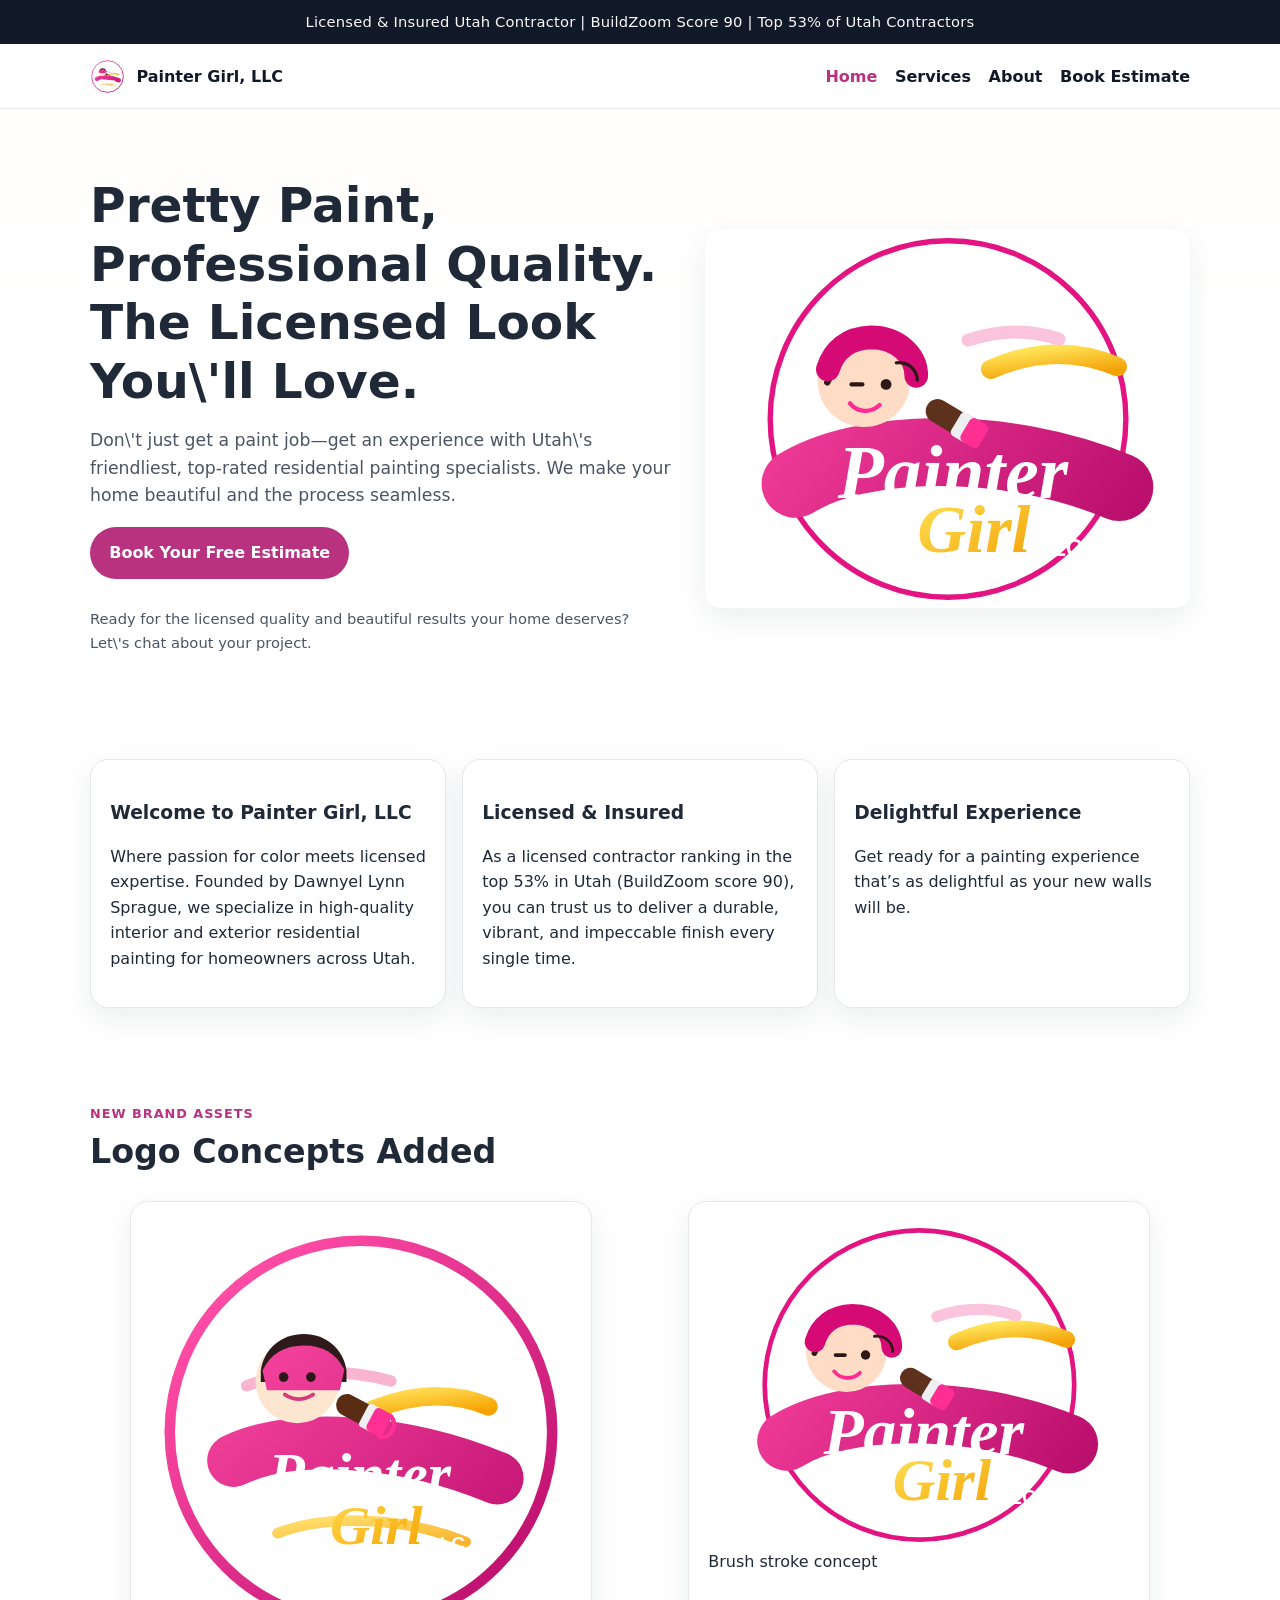
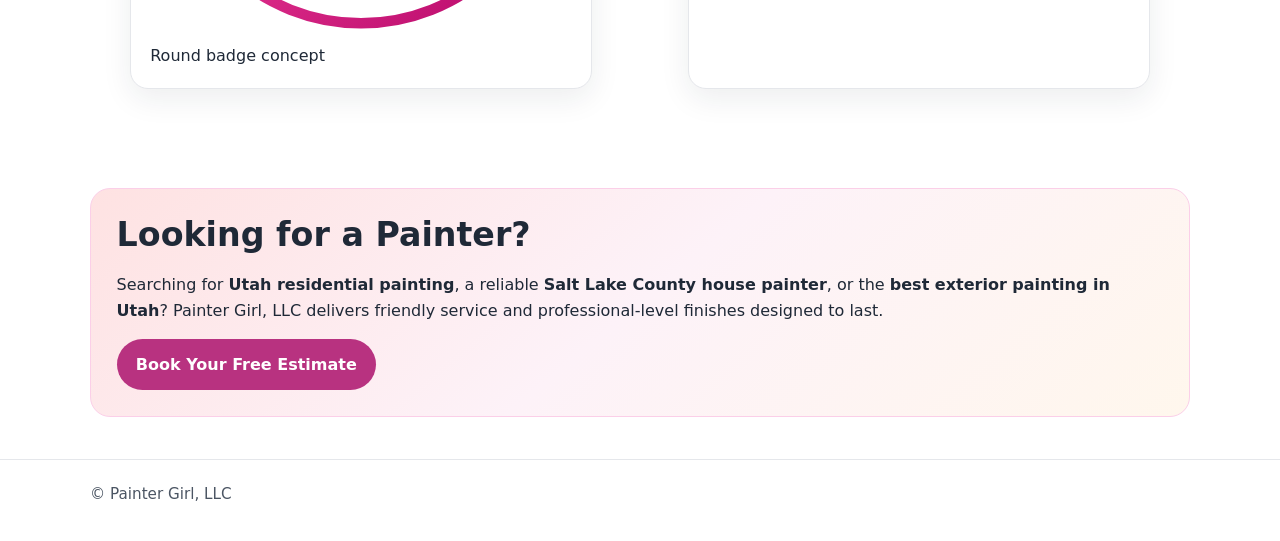
<file: index.html>
<!doctype html>
<html lang="en">
<head>
  <meta charset="UTF-8" />
  <meta name="viewport" content="width=device-width, initial-scale=1.0" />
  <meta name="description" content="Painter Girl, LLC offers top-rated residential painting in Utah. Get pretty, professional, and licensed paint services for your home. Book your free estimate today!" />
  <title>Painter Girl, LLC | Utah\'s Top-Rated Residential Painting</title>
  <link rel="canonical" href="https://www.example.com/index.html" />
  <link rel="stylesheet" href="styles.css" />
  <script type="application/ld+json">
    {
      "@context": "https://schema.org",
      "@type": "LocalBusiness",
      "name": "Painter Girl, LLC",
      "image": "https://www.example.com/images/hero-painter.jpg",
      "url": "https://www.example.com",
      "telephone": "+1-801-555-1234",
      "address": {
        "@type": "PostalAddress",
        "streetAddress": "123 Painting Lane",
        "addressLocality": "Salt Lake City",
        "addressRegion": "UT",
        "postalCode": "84101",
        "addressCountry": "US"
      },
      "priceRange": "$$",
      "openingHoursSpecification": [
        {
          "@type": "OpeningHoursSpecification",
          "dayOfWeek": [
            "Monday",
            "Tuesday",
            "Wednesday",
            "Thursday",
            "Friday"
          ],
          "opens": "09:00",
          "closes": "17:00"
        }
      ],
      "description": "Utah\'s top-rated residential painting specialists providing high-quality interior and exterior painting services."
    }
    </script>
</head>
<body>
  <div class="trust-banner">Licensed &amp; Insured Utah Contractor | BuildZoom Score 90 | Top 53% of Utah Contractors</div>
  <header>
    <div class="container nav-wrap">
      <a class="brand" href="index.html"><img class="brand-logo" src="images/branding/painter-girl-logo-round.svg" alt="Painter Girl logo" />Painter Girl, LLC</a>
      <nav aria-label="Primary Navigation">
        <ul>
          <li><a href="index.html" aria-current="page">Home</a></li>
          <li><a href="services.html">Services</a></li>
          <li><a href="about.html">About</a></li>
          <li><a href="contact.html">Book Estimate</a></li>
        </ul>
      </nav>
    </div>
  </header>

  <main>
    <section class="hero">
      <div class="container hero-grid">
        <article>
          <h1>Pretty Paint, Professional Quality. The Licensed Look You\'ll Love.</h1>
          <p class="lead">Don\'t just get a paint job—get an experience with Utah\'s friendliest, top-rated residential painting specialists. We make your home beautiful and the process seamless.</p>
          <p><a class="btn" href="contact.html">Book Your Free Estimate</a></p>
          <p class="lead" style="font-size:0.92rem; margin-top:1.8rem;">Ready for the licensed quality and beautiful results your home deserves? Let\'s chat about your project.</p>
        </article>
        <div>
            <!-- Placeholder for hero image -->
            <img class="hero-art" src="images/branding/painter-girl-logo-badge.svg" alt="Painter Girl logo concept with mascot and paint brush">
        </div>
      </div>
    </section>

    <section>
      <div class="container grid-3">
        <div class="card">
          <h3>Welcome to Painter Girl, LLC</h3>
          <p>Where passion for color meets licensed expertise. Founded by Dawnyel Lynn Sprague, we specialize in high-quality interior and exterior residential painting for homeowners across Utah.</p>
        </div>
        <div class="card">
          <h3>Licensed & Insured</h3>
          <p>As a licensed contractor ranking in the top 53% in Utah (BuildZoom score 90), you can trust us to deliver a durable, vibrant, and impeccable finish every single time.</p>
        </div>
        <div class="card">
          <h3>Delightful Experience</h3>
          <p>Get ready for a painting experience that’s as delightful as your new walls will be.</p>
        </div>
      </div>
    </section>


    <section>
      <div class="container">
        <p class="kicker">New Brand Assets</p>
        <h2>Logo Concepts Added</h2>
        <div class="logo-grid">
          <figure class="card">
            <img class="logo-preview" src="images/branding/painter-girl-logo-round.svg" alt="Round Painter Girl logo concept">
            <figcaption>Round badge concept</figcaption>
          </figure>
          <figure class="card">
            <img class="logo-preview" src="images/branding/painter-girl-logo-badge.svg" alt="Brush-stroke Painter Girl logo concept">
            <figcaption>Brush stroke concept</figcaption>
          </figure>
        </div>
      </div>
    </section>
    <section>
        <div class="container cta">
            <h2 style="margin-top:0">Looking for a Painter?</h2>
            <p>Searching for <strong>Utah residential painting</strong>, a reliable <strong>Salt Lake County house painter</strong>, or the <strong>best exterior painting in Utah</strong>? Painter Girl, LLC delivers friendly service and professional-level finishes designed to last.</p>
            <a class="btn" href="contact.html">Book Your Free Estimate</a>
        </div>
    </section>
  </main>

  <footer><div class="container">© <span id="y"></span> Painter Girl, LLC</div></footer>
  <script>document.getElementById(\'y\').textContent = new Date().getFullYear();</script>
</body>
</html>
</file>
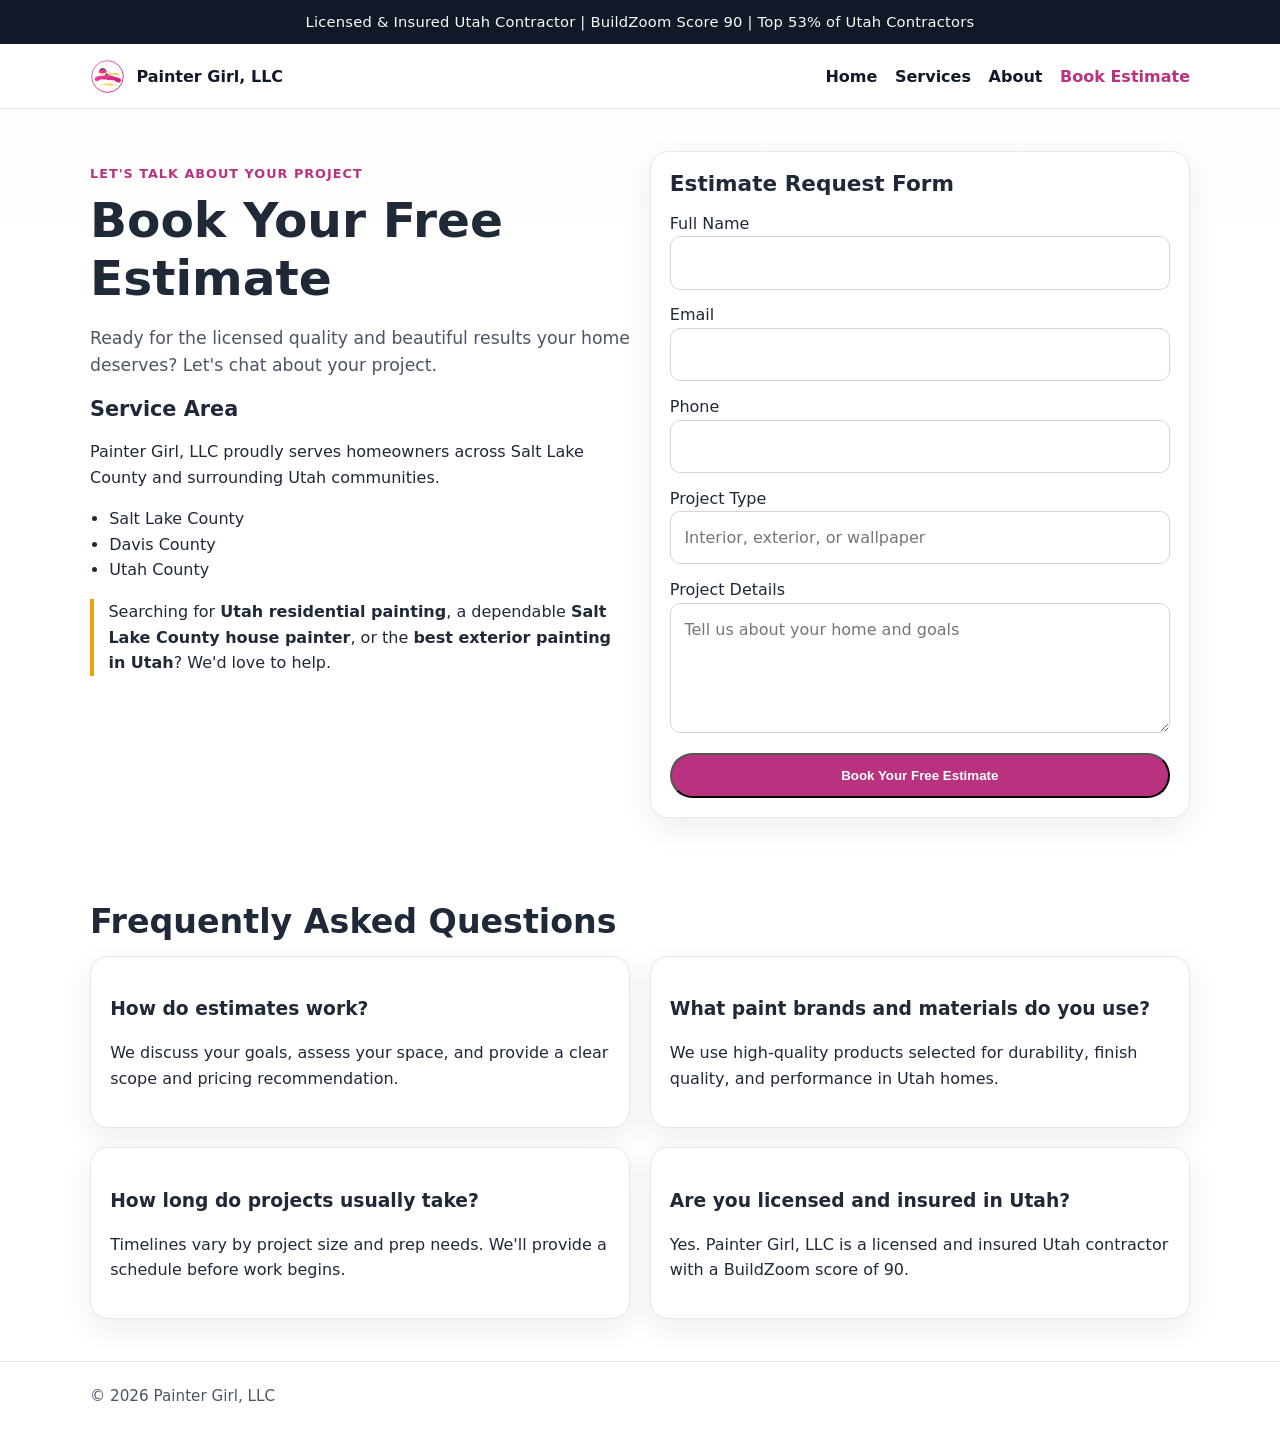
<file: contact.html>
<!doctype html>
<html lang="en">
<head>
  <meta charset="UTF-8" />
  <meta name="viewport" content="width=device-width, initial-scale=1.0" />
  <meta name="description" content="Book your free estimate with Painter Girl, LLC. Licensed Utah residential painting in Salt Lake County and surrounding communities." />
  <title>Book Your Estimate | Painter Girl, LLC</title>
  <link rel="stylesheet" href="styles.css" />
</head>
<body>
  <div class="trust-banner">Licensed &amp; Insured Utah Contractor | BuildZoom Score 90 | Top 53% of Utah Contractors</div>
  <header>
    <div class="container nav-wrap">
      <a class="brand" href="index.html"><img class="brand-logo" src="images/branding/painter-girl-logo-round.svg" alt="Painter Girl logo" />Painter Girl, LLC</a>
      <nav aria-label="Primary Navigation">
        <ul>
          <li><a href="index.html">Home</a></li>
          <li><a href="services.html">Services</a></li>
          <li><a href="about.html">About</a></li>
          <li><a href="contact.html" aria-current="page">Book Estimate</a></li>
        </ul>
      </nav>
    </div>
  </header>

  <main>
    <section>
      <div class="container grid-2">
        <article>
          <p class="kicker">Let's Talk About Your Project</p>
          <h1>Book Your Free Estimate</h1>
          <p class="lead">Ready for the licensed quality and beautiful results your home deserves? Let's chat about your project.</p>

          <h2 style="font-size:1.3rem">Service Area</h2>
          <p>Painter Girl, LLC proudly serves homeowners across Salt Lake County and surrounding Utah communities.</p>
          <ul class="list-clean">
            <li>Salt Lake County</li>
            <li>Davis County</li>
            <li>Utah County</li>
          </ul>

          <p class="highlight">Searching for <strong>Utah residential painting</strong>, a dependable <strong>Salt Lake County house painter</strong>, or the <strong>best exterior painting in Utah</strong>? We'd love to help.</p>
        </article>

        <article class="card">
          <h2 style="margin-top:0; font-size:1.35rem">Estimate Request Form</h2>
          <form class="form-grid" action="#" method="post">
            <label>Full Name<input type="text" name="name" autocomplete="name" required /></label>
            <label>Email<input type="email" name="email" autocomplete="email" required /></label>
            <label>Phone<input type="tel" name="phone" autocomplete="tel" required /></label>
            <label>Project Type<input type="text" name="projectType" placeholder="Interior, exterior, or wallpaper" /></label>
            <label>Project Details<textarea name="details" placeholder="Tell us about your home and goals"></textarea></label>
            <button class="btn" type="submit">Book Your Free Estimate</button>
          </form>
        </article>
      </div>
    </section>

    <section>
      <div class="container">
        <h2>Frequently Asked Questions</h2>
        <div class="grid-2">
          <div class="card"><h3>How do estimates work?</h3><p>We discuss your goals, assess your space, and provide a clear scope and pricing recommendation.</p></div>
          <div class="card"><h3>What paint brands and materials do you use?</h3><p>We use high-quality products selected for durability, finish quality, and performance in Utah homes.</p></div>
          <div class="card"><h3>How long do projects usually take?</h3><p>Timelines vary by project size and prep needs. We'll provide a schedule before work begins.</p></div>
          <div class="card"><h3>Are you licensed and insured in Utah?</h3><p>Yes. Painter Girl, LLC is a licensed and insured Utah contractor with a BuildZoom score of 90.</p></div>
        </div>
      </div>
    </section>
  </main>

  <footer><div class="container">© <span id="y"></span> Painter Girl, LLC</div></footer>
  <script>document.getElementById('y').textContent = new Date().getFullYear();</script>
</body>
</html>
</file>
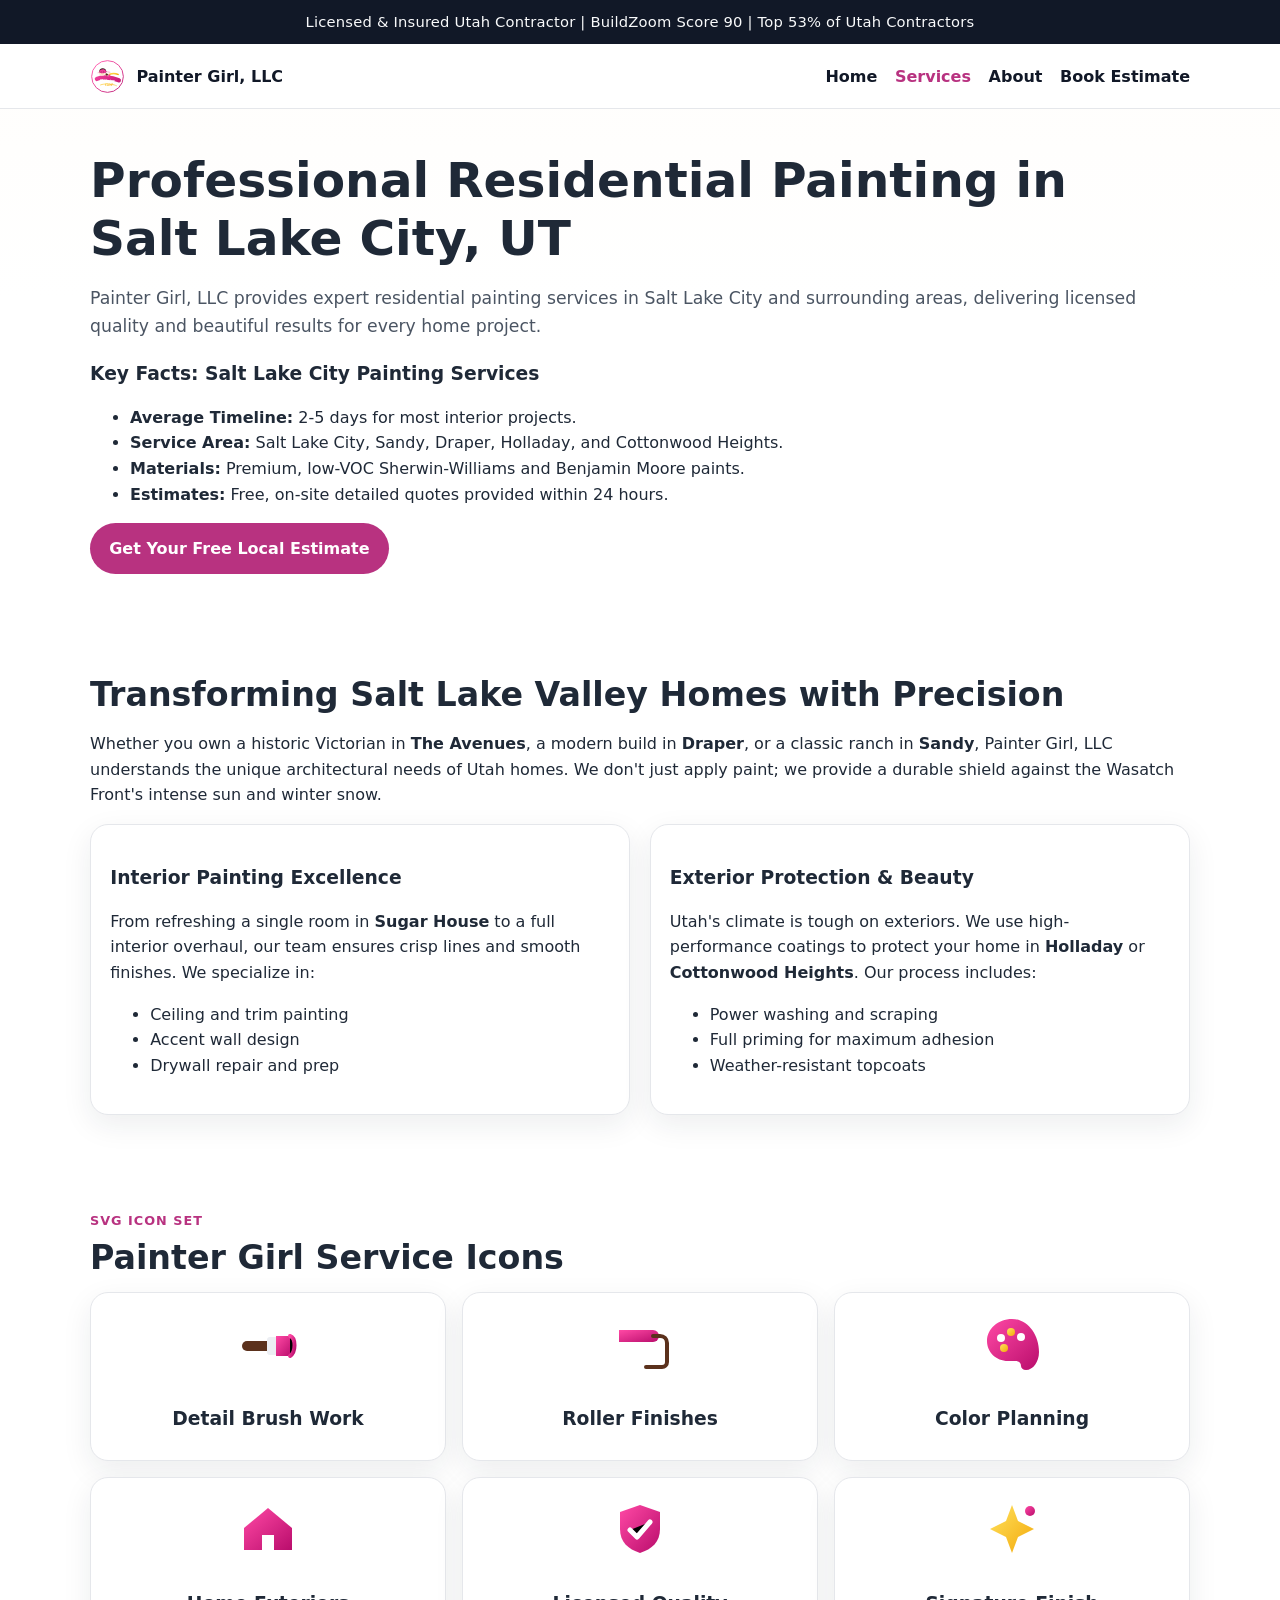
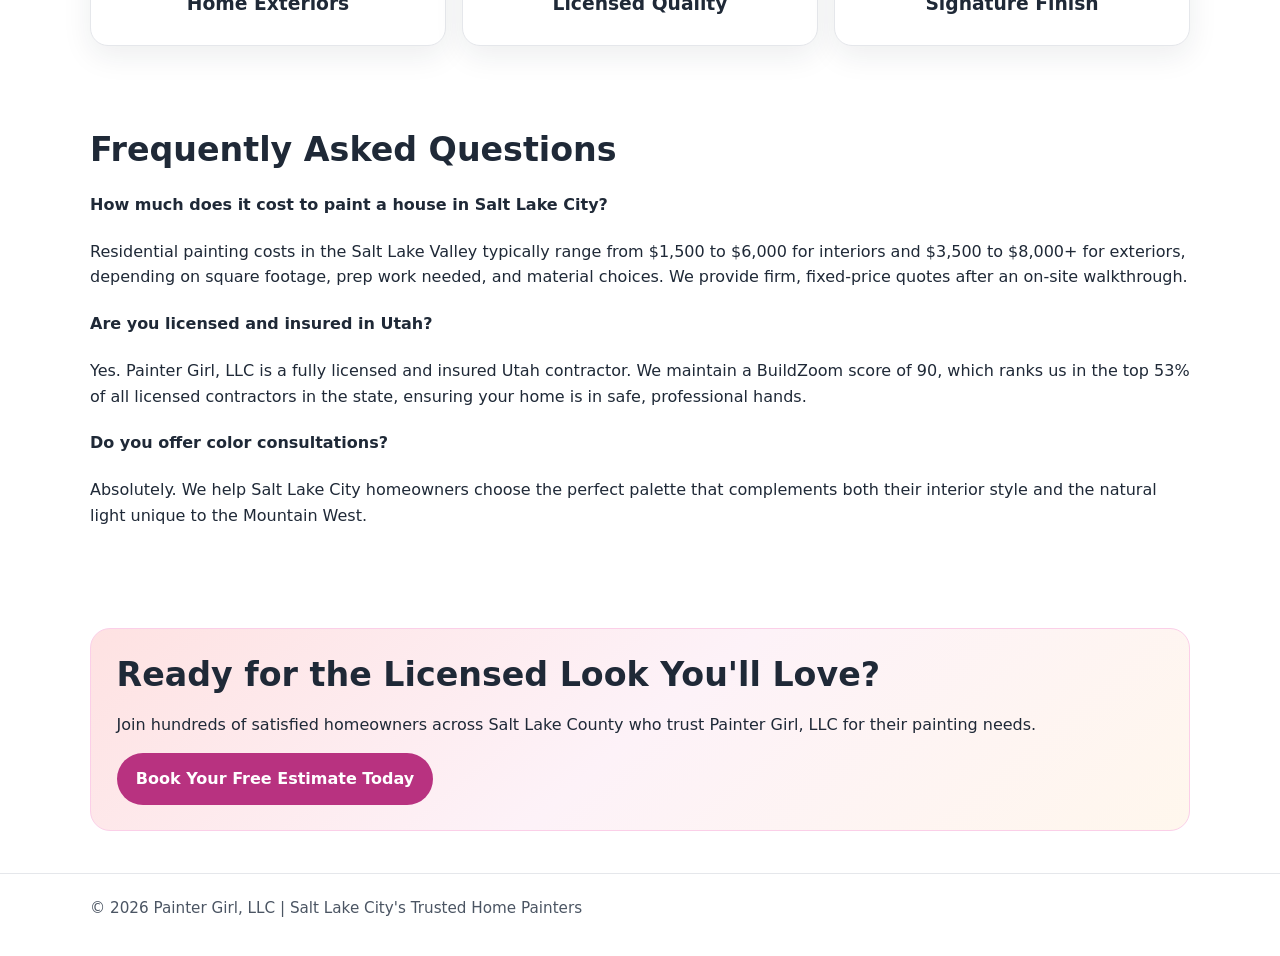
<file: services.html>
<!DOCTYPE html>
<html lang="en">
<head>
    <meta charset="UTF-8">
    <meta name="viewport" content="width=device-width, initial-scale=1.0">
    <meta name="description" content="Professional residential painting services in Salt Lake City, Utah. Licensed & insured painters for interiors, exteriors, and cabinets in Sandy, Draper, and Holladay.">
    <title>Professional Residential Painting Services | Salt Lake City, UT | Painter Girl, LLC</title>
    <link rel="stylesheet" href="styles.css">
</head>
<body>
    <div class="trust-banner">Licensed &amp; Insured Utah Contractor | BuildZoom Score 90 | Top 53% of Utah Contractors</div>
    <header>
        <div class="container nav-wrap">
            <a class="brand" href="index.html"><img class="brand-logo" src="images/branding/painter-girl-logo-round.svg" alt="Painter Girl logo" />Painter Girl, LLC</a>
            <nav aria-label="Primary Navigation">
                <ul>
                    <li><a href="index.html">Home</a></li>
                    <li><a href="services.html" aria-current="page">Services</a></li>
                    <li><a href="about.html">About</a></li>
                    <li><a href="contact.html">Book Estimate</a></li>
                </ul>
            </nav>
        </div>
    </header>

    <main>
        <section class="hero-sub">
            <div class="container">
                <h1>Professional Residential Painting in Salt Lake City, UT</h1>
                <p class="lead">Painter Girl, LLC provides expert residential painting services in Salt Lake City and surrounding areas, delivering licensed quality and beautiful results for every home project.</p>
                <div class="key-facts-box">
                    <h3>Key Facts: Salt Lake City Painting Services</h3>
                    <ul class="key-facts-list">
                        <li><strong>Average Timeline:</strong> 2-5 days for most interior projects.</li>
                        <li><strong>Service Area:</strong> Salt Lake City, Sandy, Draper, Holladay, and Cottonwood Heights.</li>
                        <li><strong>Materials:</strong> Premium, low-VOC Sherwin-Williams and Benjamin Moore paints.</li>
                        <li><strong>Estimates:</strong> Free, on-site detailed quotes provided within 24 hours.</li>
                    </ul>
                </div>
                <p><a class="btn" href="contact.html">Get Your Free Local Estimate</a></p>
            </div>
        </section>

        <section class="service-details">
            <div class="container">
                <h2>Transforming Salt Lake Valley Homes with Precision</h2>
                <p>Whether you own a historic Victorian in <strong>The Avenues</strong>, a modern build in <strong>Draper</strong>, or a classic ranch in <strong>Sandy</strong>, Painter Girl, LLC understands the unique architectural needs of Utah homes. We don't just apply paint; we provide a durable shield against the Wasatch Front's intense sun and winter snow.</p>
                
                <div class="grid-2">
                    <div class="card">
                        <h3>Interior Painting Excellence</h3>
                        <p>From refreshing a single room in <strong>Sugar House</strong> to a full interior overhaul, our team ensures crisp lines and smooth finishes. We specialize in:</p>
                        <ul>
                            <li>Ceiling and trim painting</li>
                            <li>Accent wall design</li>
                            <li>Drywall repair and prep</li>
                        </ul>
                    </div>
                    <div class="card">
                        <h3>Exterior Protection & Beauty</h3>
                        <p>Utah's climate is tough on exteriors. We use high-performance coatings to protect your home in <strong>Holladay</strong> or <strong>Cottonwood Heights</strong>. Our process includes:</p>
                        <ul>
                            <li>Power washing and scraping</li>
                            <li>Full priming for maximum adhesion</li>
                            <li>Weather-resistant topcoats</li>
                        </ul>
                    </div>
                </div>
            </div>
        </section>


        <section>
            <div class="container">
                <p class="kicker">SVG Icon Set</p>
                <h2>Painter Girl Service Icons</h2>
                <div class="icon-grid">
                    <article class="card icon-card"><svg class="service-icon"><use href="images/icons/painter-girl-icon-set.svg#icon-brush"></use></svg><h3>Detail Brush Work</h3></article>
                    <article class="card icon-card"><svg class="service-icon"><use href="images/icons/painter-girl-icon-set.svg#icon-roller"></use></svg><h3>Roller Finishes</h3></article>
                    <article class="card icon-card"><svg class="service-icon"><use href="images/icons/painter-girl-icon-set.svg#icon-palette"></use></svg><h3>Color Planning</h3></article>
                    <article class="card icon-card"><svg class="service-icon"><use href="images/icons/painter-girl-icon-set.svg#icon-house"></use></svg><h3>Home Exteriors</h3></article>
                    <article class="card icon-card"><svg class="service-icon"><use href="images/icons/painter-girl-icon-set.svg#icon-shield"></use></svg><h3>Licensed Quality</h3></article>
                    <article class="card icon-card"><svg class="service-icon"><use href="images/icons/painter-girl-icon-set.svg#icon-spark"></use></svg><h3>Signature Finish</h3></article>
                </div>
            </div>
        </section>

        <section class="faq-section">
            <div class="container">
                <h2>Frequently Asked Questions</h2>
                <div class="faq-item">
                    <h4>How much does it cost to paint a house in Salt Lake City?</h4>
                    <p>Residential painting costs in the Salt Lake Valley typically range from $1,500 to $6,000 for interiors and $3,500 to $8,000+ for exteriors, depending on square footage, prep work needed, and material choices. We provide firm, fixed-price quotes after an on-site walkthrough.</p>
                </div>
                <div class="faq-item">
                    <h4>Are you licensed and insured in Utah?</h4>
                    <p>Yes. Painter Girl, LLC is a fully licensed and insured Utah contractor. We maintain a BuildZoom score of 90, which ranks us in the top 53% of all licensed contractors in the state, ensuring your home is in safe, professional hands.</p>
                </div>
                <div class="faq-item">
                    <h4>Do you offer color consultations?</h4>
                    <p>Absolutely. We help Salt Lake City homeowners choose the perfect palette that complements both their interior style and the natural light unique to the Mountain West.</p>
                </div>
            </div>
        </section>

        <section class="cta-section">
            <div class="container cta">
                <h2>Ready for the Licensed Look You'll Love?</h2>
                <p>Join hundreds of satisfied homeowners across Salt Lake County who trust Painter Girl, LLC for their painting needs.</p>
                <a class="btn" href="contact.html">Book Your Free Estimate Today</a>
            </div>
        </section>
    </main>

    <footer>
        <div class="container">
            © <span id="y"></span> Painter Girl, LLC | Salt Lake City's Trusted Home Painters
        </div>
    </footer>
    <script>document.getElementById('y').textContent = new Date().getFullYear();</script>
</body>
</html>
</file>
<file: styles.css>
:root {
  --bg: #fffdfb;
  --surface: #ffffff;
  --text: #1f2937;
  --muted: #4b5563;
  --brand: #b83280;
  --brand-dark: #8a1f60;
  --accent: #f59e0b;
  --line: #e5e7eb;
  --success: #065f46;
  --shadow: 0 10px 30px rgba(31, 41, 55, 0.08);
}

* { box-sizing: border-box; }
html, body { margin: 0; padding: 0; }
body {
  font-family: Inter, system-ui, -apple-system, Segoe UI, Roboto, Helvetica, Arial, sans-serif;
  color: var(--text);
  background: linear-gradient(180deg, #fffdfb 0%, #fff 300px);
  line-height: 1.6;
}

a { color: var(--brand); text-decoration: none; }
a:hover { text-decoration: underline; }

.container {
  width: min(1100px, 92vw);
  margin: 0 auto;
}

.trust-banner {
  background: #111827;
  color: #f9fafb;
  text-align: center;
  padding: 0.65rem 1rem;
  font-size: 0.92rem;
  letter-spacing: 0.2px;
}

header {
  background: rgba(255, 255, 255, 0.92);
  backdrop-filter: blur(6px);
  border-bottom: 1px solid var(--line);
  position: sticky;
  top: 0;
  z-index: 20;
}

.nav-wrap {
  display: flex;
  align-items: center;
  justify-content: space-between;
  gap: 1rem;
  padding: 0.9rem 0;
}

.brand {
  display: flex;
  align-items: center;
  gap: 0.7rem;
  font-weight: 800;
  color: #111827;
}

.brand-badge {
  width: 2.1rem;
  height: 2.1rem;
  border-radius: 50%;
  background: radial-gradient(circle at 30% 30%, #f9a8d4, #b83280 70%);
  box-shadow: var(--shadow);
}

.brand-logo {
  width: 2.2rem;
  height: 2.2rem;
  flex: 0 0 auto;
}

.hero-art {
  width: 100%;
  height: auto;
  border-radius: 15px;
  box-shadow: var(--shadow);
  background: #fff;
}

.logo-grid {
  display: grid;
  grid-template-columns: repeat(2, minmax(0, 1fr));
  gap: 1rem;
}

.logo-preview {
  width: 100%;
  height: auto;
  display: block;
}

.icon-grid {
  display: grid;
  grid-template-columns: repeat(3, minmax(0, 1fr));
  gap: 1rem;
}

.icon-card {
  display: flex;
  flex-direction: column;
  align-items: center;
  gap: 0.6rem;
  text-align: center;
}

.service-icon {
  width: 64px;
  height: 64px;
}

nav ul {
  display: flex;
  list-style: none;
  margin: 0;
  padding: 0;
  gap: 1.1rem;
}

nav a { color: #111827; font-weight: 600; }
nav a[aria-current="page"] { color: var(--brand); }

.btn {
  display: inline-block;
  background: var(--brand);
  color: white;
  font-weight: 700;
  border-radius: 999px;
  padding: 0.8rem 1.2rem;
  transition: background 0.2s ease;
}

.btn:hover {
  background: var(--brand-dark);
  text-decoration: none;
}

.hero {
  padding: 4.2rem 0 3rem;
}

.hero-grid {
  display: grid;
  grid-template-columns: 1.2fr 1fr;
  gap: 2rem;
  align-items: center;
}

h1 {
  line-height: 1.2;
  font-size: clamp(2rem, 3.8vw, 3.2rem);
  margin: 0 0 0.8rem;
}

h2 {
  font-size: clamp(1.5rem, 2.6vw, 2.2rem);
  line-height: 1.25;
  margin: 0 0 0.8rem;
}

h3 { margin-bottom: 0.4rem; }

.lead {
  color: var(--muted);
  font-size: 1.08rem;
}

.card {
  background: var(--surface);
  border: 1px solid var(--line);
  border-radius: 18px;
  padding: 1.2rem;
  box-shadow: var(--shadow);
}

.grid-3 {
  display: grid;
  grid-template-columns: repeat(3, 1fr);
  gap: 1rem;
}

.grid-2 {
  display: grid;
  grid-template-columns: repeat(2, 1fr);
  gap: 1.2rem;
}

section { padding: 2.6rem 0; }

.kicker {
  color: var(--brand);
  font-weight: 800;
  text-transform: uppercase;
  letter-spacing: 1px;
  font-size: 0.8rem;
  margin-bottom: 0.4rem;
}

.list-clean {
  margin: 0.5rem 0 0;
  padding-left: 1.2rem;
}

.highlight {
  border-left: 4px solid var(--accent);
  padding-left: 0.9rem;
}

.cta {
  background: linear-gradient(140deg, #fee2e2 0%, #fdf2f8 50%, #fff7ed 100%);
  border: 1px solid #fbcfe8;
  border-radius: 20px;
  padding: 1.6rem;
}

.form-grid {
  display: grid;
  gap: 0.8rem;
}

input, textarea {
  width: 100%;
  padding: 0.8rem 0.85rem;
  border-radius: 10px;
  border: 1px solid #d1d5db;
  font: inherit;
}

textarea { min-height: 130px; resize: vertical; }

footer {
  border-top: 1px solid var(--line);
  padding: 1.4rem 0 2.2rem;
  color: var(--muted);
  font-size: 0.95rem;
}

@media (max-width: 900px) {
  .hero-grid, .grid-3, .grid-2, .logo-grid, .icon-grid { grid-template-columns: 1fr; }
  nav ul { flex-wrap: wrap; justify-content: flex-end; }
}
</file>
